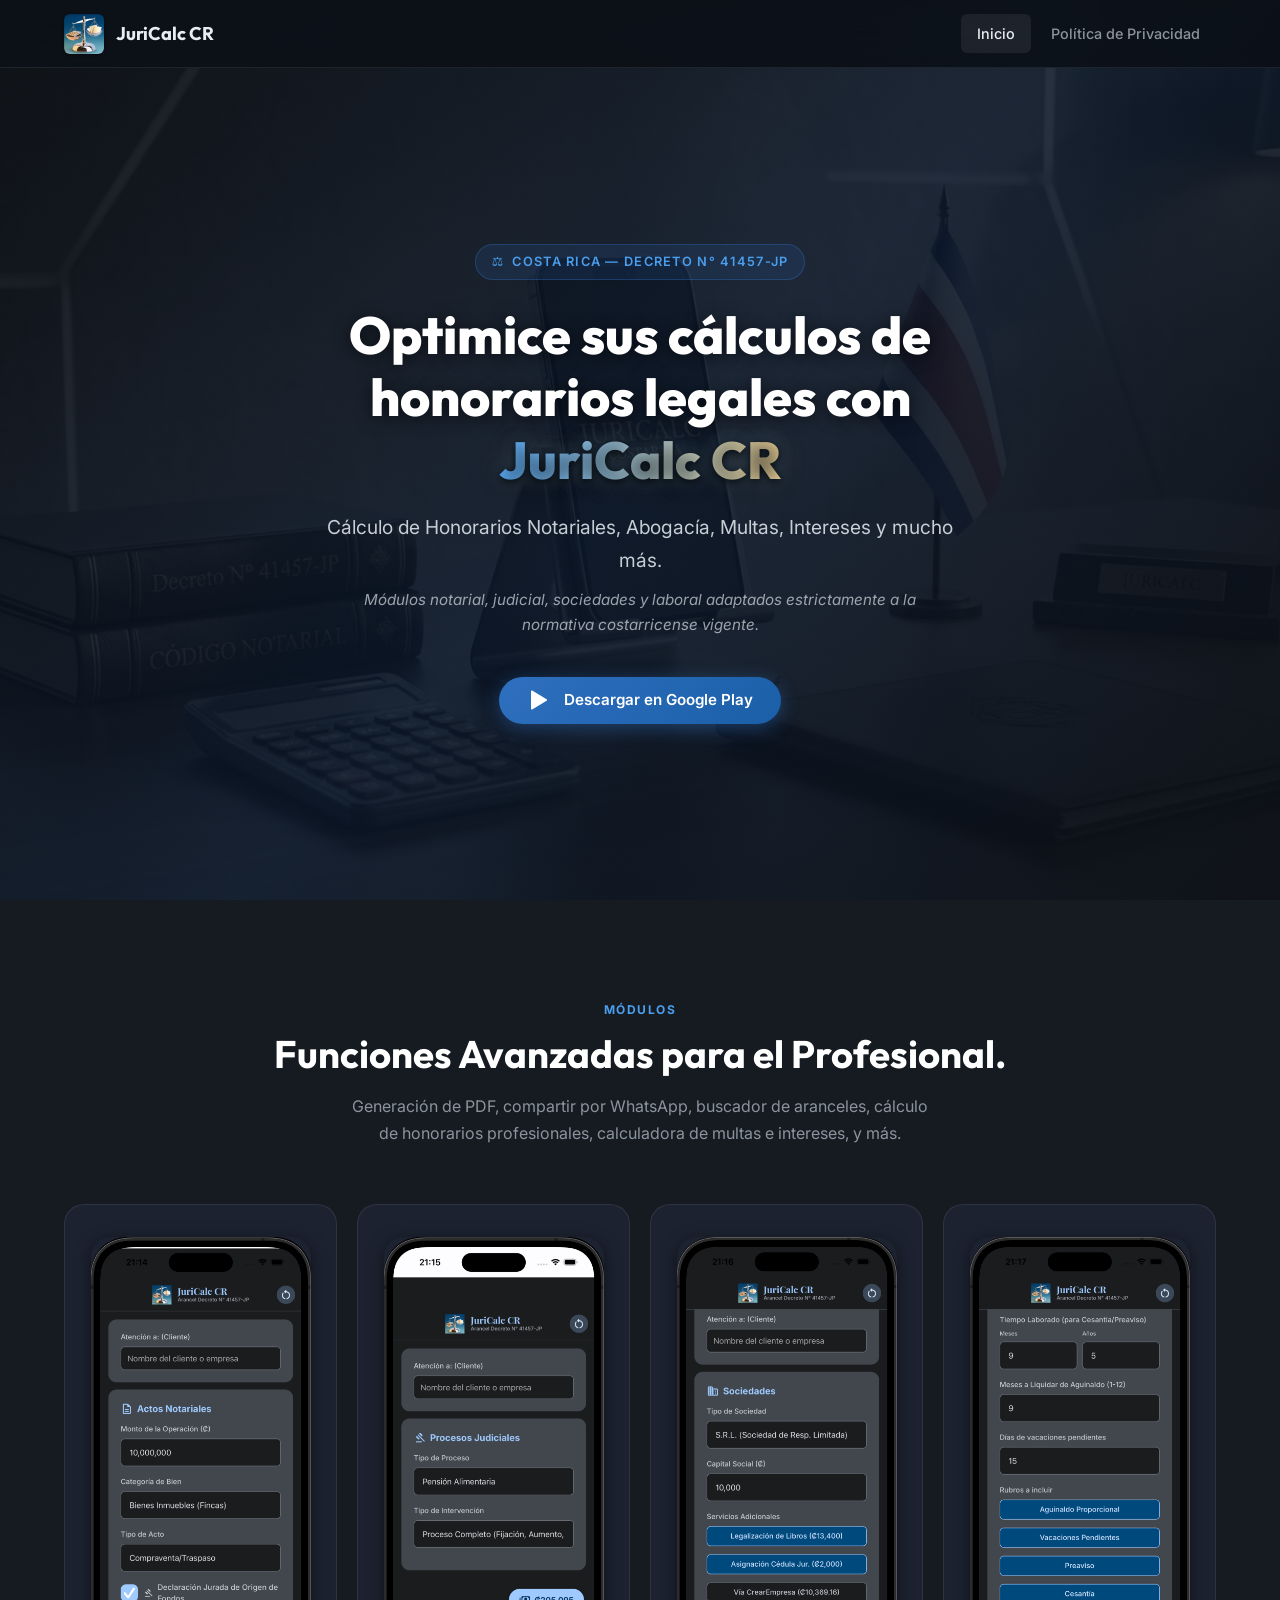
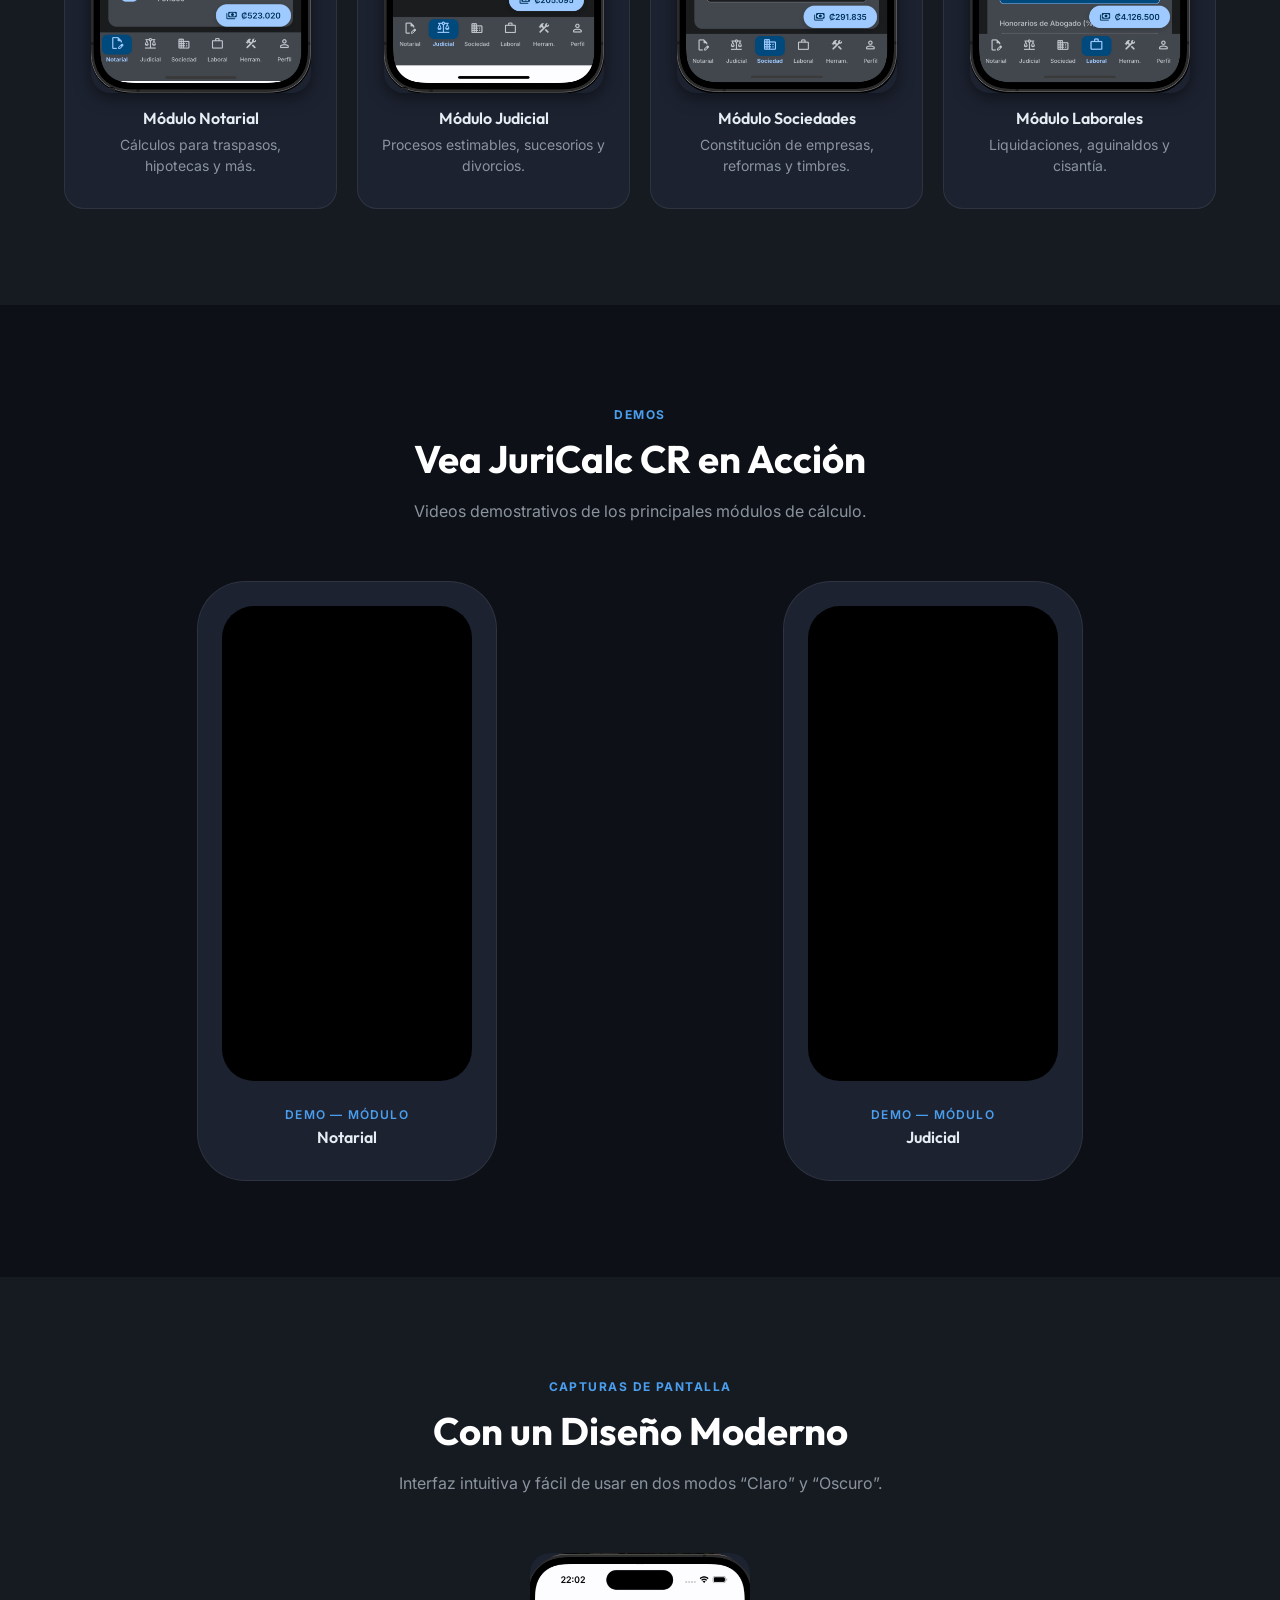
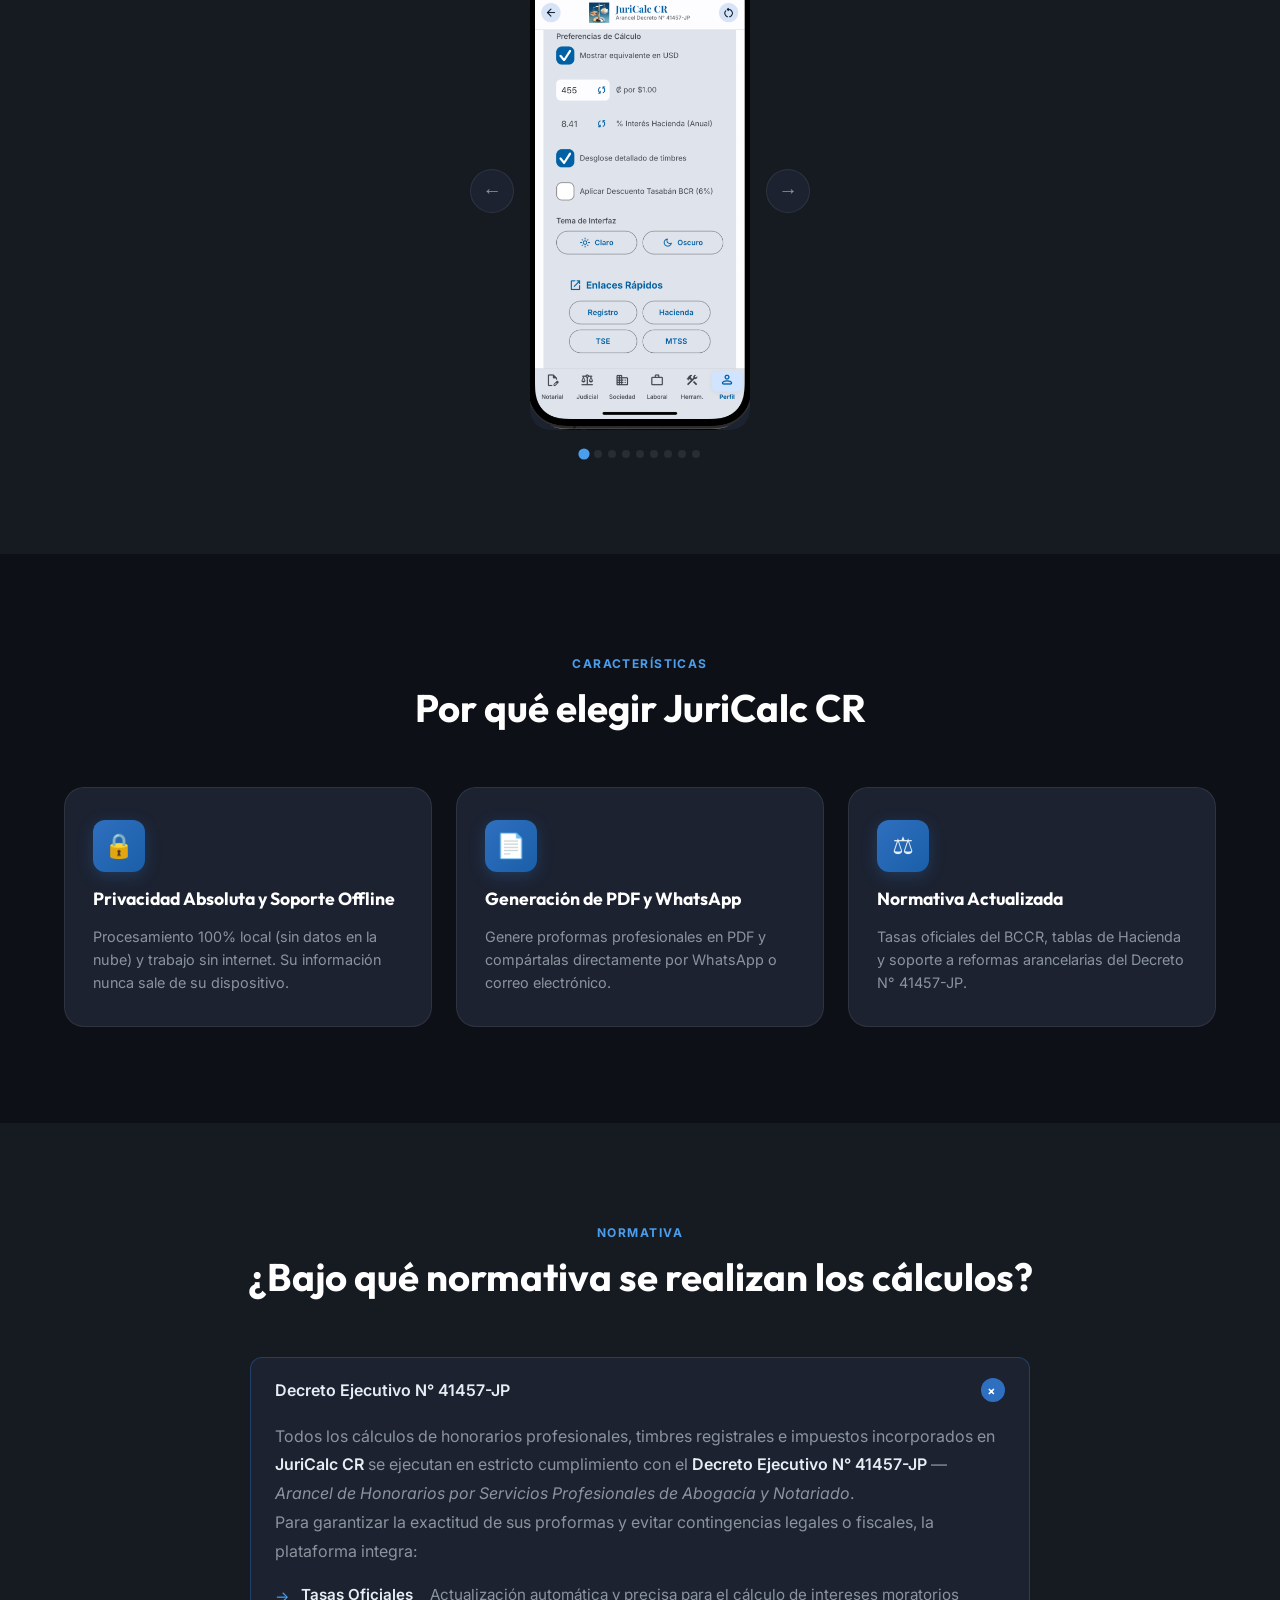
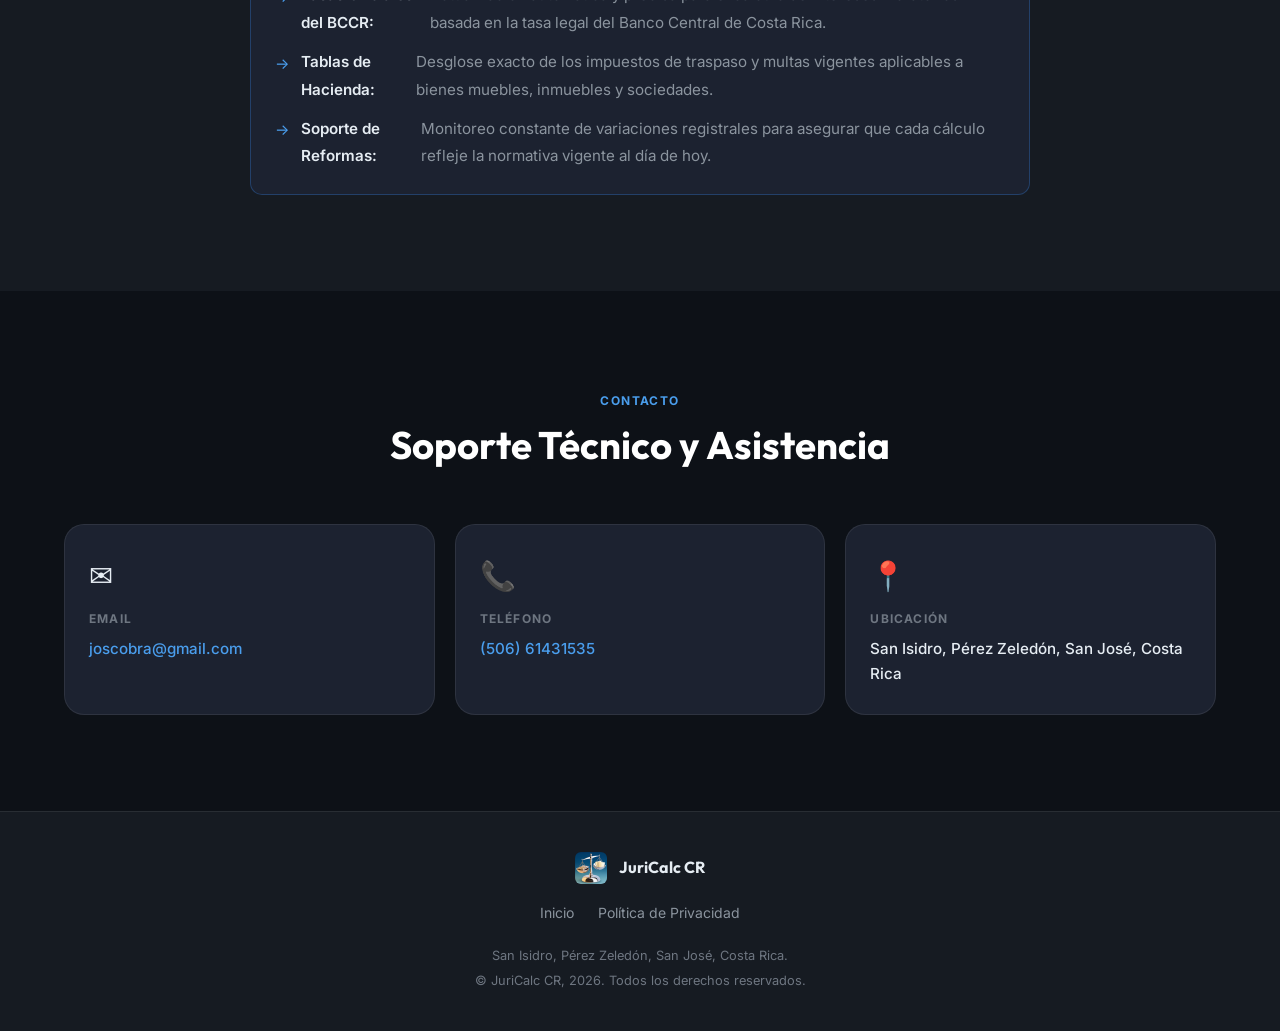
<file: index.html>
<!DOCTYPE html>
<html lang="es">
<head>
  <meta charset="UTF-8">
  <meta name="viewport" content="width=device-width, initial-scale=1.0">
  <meta name="description" content="JuriCalc CR — La app para abogados y notarios de Costa Rica. Calcula honorarios notariales, judiciales, corporativos y laborales con el Decreto N° 41457-JP.">
  <meta name="robots" content="index, follow">
  <title>JuriCalc CR — Cálculos de Honorarios Profesionales</title>
  <link rel="icon" href="c9e28e2d68c1eed47891118cc5fe13ea.jpg" type="image/jpeg">
  <link rel="stylesheet" href="style.css">
</head>
<body>

  <!-- ===== NAVIGATION ===== -->
  <header>
    <nav class="nav" id="mainNav" role="navigation" aria-label="Navegación principal">
      <div class="nav__inner">
        <a href="index.html" class="nav__brand" aria-label="JuriCalc CR - Inicio">
          <img src="c9e28e2d68c1eed47891118cc5fe13ea.jpg" alt="Logo JuriCalc CR" class="nav__logo">
          <span class="nav__name">JuriCalc CR</span>
        </a>
        <ul class="nav__links" id="navLinks">
          <li><a href="index.html" class="active" id="nav-inicio">Inicio</a></li>
          <li><a href="privacy.html" id="nav-privacy">Política de Privacidad</a></li>
        </ul>
        <button class="nav__hamburger" id="hamburger" aria-label="Abrir menú" aria-expanded="false" aria-controls="navLinks">
          <span></span><span></span><span></span>
        </button>
      </div>
    </nav>
  </header>

  <main>

    <!-- ===== HERO ===== -->
    <section class="hero" id="inicio" aria-label="Sección principal">
      <div class="hero__bg" aria-hidden="true"></div>
      <div class="hero__overlay" aria-hidden="true"></div>
      <div class="hero__content fade-in">
        <div class="hero__eyebrow">
          <span>&#9878;</span> Costa Rica &mdash; Decreto N° 41457-JP
        </div>
        <h1 class="hero__title">
          Optimice sus cálculos de honorarios legales con<br><span data-text="JuriCalc CR"></span>
        </h1>
        <p class="hero__subtitle">
          Cálculo de Honorarios Notariales, Abogacía, Multas, Intereses y mucho más.
        </p>
        <p class="hero__subtitle-2">
          Módulos notarial, judicial, sociedades y laboral adaptados estrictamente a la normativa costarricense vigente.
        </p>
        <a href="https://play.google.com/store/apps/details?id=com.juricalc.costarica&hl=es_419"
           target="_blank" rel="noopener" class="hero__cta" id="btn-google-play">
          <svg xmlns="http://www.w3.org/2000/svg" viewBox="0 0 24 24" fill="currentColor" aria-hidden="true">
            <path d="M3 20.5v-17c0-.83.94-1.3 1.6-.8l14 8.5c.6.36.6 1.24 0 1.6l-14 8.5c-.66.5-1.6.03-1.6-.8z"/>
          </svg>
          Descargar en Google Play
        </a>
      </div>
    </section>

    <!-- ===== MODULES ===== -->
    <section class="section section--dark" id="modulos" aria-labelledby="modules-title">
      <div class="container">
        <div class="section-header fade-in">
          <span class="section-header__label">Módulos</span>
          <h2 class="section-header__title" id="modules-title">Funciones Avanzadas para el Profesional.</h2>
          <p class="section-header__desc">
            Generación de PDF, compartir por WhatsApp, buscador de aranceles, cálculo de honorarios profesionales, calculadora de multas e intereses, y más.
          </p>
        </div>
        <div class="modules-grid" id="modules-grid">
          <article class="module-card fade-in">
            <img src="assets/Notarial.png" alt="Módulo Notarial" class="module-card__image">
            <h3 class="module-card__title">Módulo Notarial</h3>
            <p class="module-card__desc">Cálculos para traspasos, hipotecas y más.</p>
          </article>
          <article class="module-card fade-in">
            <img src="assets/Judicial.png" alt="Módulo Judicial" class="module-card__image">
            <h3 class="module-card__title">Módulo Judicial</h3>
            <p class="module-card__desc">Procesos estimables, sucesorios y divorcios.</p>
          </article>
          <article class="module-card fade-in">
            <img src="assets/Sociedades.png" alt="Módulo Sociedades" class="module-card__image">
            <h3 class="module-card__title">Módulo Sociedades</h3>
            <p class="module-card__desc">Constitución de empresas, reformas y timbres.</p>
          </article>
          <article class="module-card fade-in">
            <img src="assets/Laboral.png" alt="Módulo Laborales" class="module-card__image">
            <h3 class="module-card__title">Módulo Laborales</h3>
            <p class="module-card__desc">Liquidaciones, aguinaldos y cisantía.</p>
          </article>
        </div>
      </div>
    </section>

    <!-- ===== VIDEOS ===== -->
    <section class="section" id="videos" aria-labelledby="videos-title">
      <div class="container">
        <div class="section-header fade-in">
          <span class="section-header__label">Demos</span>
          <h2 class="section-header__title" id="videos-title">Vea JuriCalc CR en Acción</h2>
          <p class="section-header__desc">Videos demostrativos de los principales módulos de cálculo.</p>
        </div>
        <div class="videos-grid" id="videos-grid">
          <article class="video-card fade-in">
            <div class="video-card__embed">
              <iframe
                src="https://www.youtube.com/embed/xO-pte_v2f0"
                title="JuriCalc CR - Módulo Notarial"
                aria-label="Video YouTube: Módulo Notarial"
                allow="accelerometer; autoplay; clipboard-write; encrypted-media; gyroscope; picture-in-picture"
                allowfullscreen
                loading="lazy"
                frameborder="0">
              </iframe>
            </div>
            <div class="video-card__body">
              <p class="video-card__label">Demo &mdash; Módulo</p>
              <h3 class="video-card__title">Notarial</h3>
            </div>
          </article>
          <article class="video-card fade-in">
            <div class="video-card__embed">
              <iframe
                src="https://www.youtube.com/embed/XErM6P9roa8"
                title="JuriCalc CR - Módulo Judicial"
                aria-label="Video YouTube: Módulo Judicial"
                allow="accelerometer; autoplay; clipboard-write; encrypted-media; gyroscope; picture-in-picture"
                allowfullscreen
                loading="lazy"
                frameborder="0">
              </iframe>
            </div>
            <div class="video-card__body">
              <p class="video-card__label">Demo &mdash; Módulo</p>
              <h3 class="video-card__title">Judicial</h3>
            </div>
          </article>
        </div>
      </div>
    </section>

    <!-- ===== SCREENSHOTS CAROUSEL ===== -->
    <section class="section section--dark carousel-section" id="capturas" aria-labelledby="screenshots-title">
      <div class="container">
        <div class="section-header fade-in">
          <span class="section-header__label">Capturas de Pantalla</span>
          <h2 class="section-header__title" id="screenshots-title">Con un Diseño Moderno</h2>
          <p class="section-header__desc">
            Interfaz intuitiva y fácil de usar en dos modos &ldquo;Claro&rdquo; y &ldquo;Oscuro&rdquo;.
          </p>
        </div>
        <div class="fade-in">
          <div class="carousel" id="carousel" role="region" aria-label="Galería de capturas de pantalla" aria-live="polite">
            <button class="carousel__btn" id="carousel-prev" aria-label="Anterior captura de pantalla">&#8592;</button>
            <div class="carousel__track-wrapper">
              <div class="carousel__track" id="carouselTrack">
                <div class="carousel__slide" style="background-image:url('assets/Claro.png')" role="img" aria-label="Captura de pantalla - Modo Claro"></div>
                <div class="carousel__slide" style="background-image:url('assets/Oscuro.png')" role="img" aria-label="Captura de pantalla - Modo Oscuro"></div>
                <div class="carousel__slide" style="background-image:url('assets/Calculo.png')" role="img" aria-label="Captura de pantalla - Cálculo"></div>
                <div class="carousel__slide" style="background-image:url('assets/Calculo 2.png')" role="img" aria-label="Captura de pantalla - Cálculo 2"></div>
                <div class="carousel__slide" style="background-image:url('assets/Calculo 3.png')" role="img" aria-label="Captura de pantalla - Cálculo 3"></div>
                <div class="carousel__slide" style="background-image:url('assets/Calculo 4.png')" role="img" aria-label="Captura de pantalla - Cálculo 4"></div>
                <div class="carousel__slide" style="background-image:url('assets/Herramientas.png')" role="img" aria-label="Captura de pantalla - Herramientas"></div>
                <div class="carousel__slide" style="background-image:url('assets/Perfil.png')" role="img" aria-label="Captura de pantalla - Perfil"></div>
                <div class="carousel__slide" style="background-image:url('assets/Perfil 2.png')" role="img" aria-label="Captura de pantalla - Perfil 2"></div>
              </div>
            </div>
            <button class="carousel__btn" id="carousel-next" aria-label="Siguiente captura de pantalla">&#8594;</button>
          </div>
          <div class="carousel__dots" id="carouselDots" role="tablist" aria-label="Indicadores de diapositivas"></div>
        </div>
      </div>
    </section>

    <!-- ===== FEATURES ===== -->
    <section class="section" id="caracteristicas" aria-labelledby="features-title">
      <div class="container">
        <div class="section-header fade-in">
          <span class="section-header__label">Características</span>
          <h2 class="section-header__title" id="features-title">Por qué elegir JuriCalc CR</h2>
        </div>
        <div class="features-grid" id="features-grid">
          <article class="feature-card fade-in">
            <div class="feature-card__icon">&#128274;</div>
            <h3 class="feature-card__title">Privacidad Absoluta y Soporte Offline</h3>
            <p class="feature-card__desc">
              Procesamiento 100% local (sin datos en la nube) y trabajo sin internet. Su información nunca sale de su dispositivo.
            </p>
          </article>
          <article class="feature-card fade-in">
            <div class="feature-card__icon">&#128196;</div>
            <h3 class="feature-card__title">Generación de PDF y WhatsApp</h3>
            <p class="feature-card__desc">
              Genere proformas profesionales en PDF y compártalas directamente por WhatsApp o correo electrónico.
            </p>
          </article>
          <article class="feature-card fade-in">
            <div class="feature-card__icon">&#9878;</div>
            <h3 class="feature-card__title">Normativa Actualizada</h3>
            <p class="feature-card__desc">
              Tasas oficiales del BCCR, tablas de Hacienda y soporte a reformas arancelarias del Decreto N° 41457-JP.
            </p>
          </article>
        </div>
      </div>
    </section>

    <!-- ===== FAQ ACCORDION ===== -->
    <section class="section section--dark" id="normativa" aria-labelledby="faq-title">
      <div class="container">
        <div class="section-header fade-in">
          <span class="section-header__label">Normativa</span>
          <h2 class="section-header__title" id="faq-title">¿Bajo qué normativa se realizan los cálculos?</h2>
        </div>
        <div class="accordion fade-in" id="accordion" role="list">
          <div class="accordion__item open" role="listitem">
            <button class="accordion__header" aria-expanded="true" id="acc-btn-1" aria-controls="acc-body-1">
              Decreto Ejecutivo N° 41457-JP
              <span class="accordion__icon" aria-hidden="true">+</span>
            </button>
            <div class="accordion__body" id="acc-body-1" role="region" aria-labelledby="acc-btn-1">
              <div class="accordion__body-inner">
                <p>
                  Todos los cálculos de honorarios profesionales, timbres registrales e impuestos incorporados en
                  <strong>JuriCalc CR</strong> se ejecutan en estricto cumplimiento con el
                  <strong>Decreto Ejecutivo N° 41457-JP</strong> &mdash;
                  <em>Arancel de Honorarios por Servicios Profesionales de Abogacía y Notariado</em>.
                </p>
                <p>Para garantizar la exactitud de sus proformas y evitar contingencias legales o fiscales, la plataforma integra:</p>
                <ul>
                  <li><strong>Tasas Oficiales del BCCR:</strong> Actualización automática y precisa para el cálculo de intereses moratorios basada en la tasa legal del Banco Central de Costa Rica.</li>
                  <li><strong>Tablas de Hacienda:</strong> Desglose exacto de los impuestos de traspaso y multas vigentes aplicables a bienes muebles, inmuebles y sociedades.</li>
                  <li><strong>Soporte de Reformas:</strong> Monitoreo constante de variaciones registrales para asegurar que cada cálculo refleje la normativa vigente al día de hoy.</li>
                </ul>
              </div>
            </div>
          </div>
        </div>
      </div>
    </section>

    <!-- ===== CONTACT ===== -->
    <section class="section" id="contacto" aria-labelledby="contact-title">
      <div class="container">
        <div class="section-header fade-in">
          <span class="section-header__label">Contacto</span>
          <h2 class="section-header__title" id="contact-title">Soporte Técnico y Asistencia</h2>
        </div>
        <div class="contact-grid fade-in" id="contact-grid">
          <div class="contact-card">
            <span class="contact-card__icon">&#9993;&#65039;</span>
            <span class="contact-card__label">Email</span>
            <div class="contact-card__value">
              <a href="mailto:joscobra@gmail.com" id="contact-email">joscobra@gmail.com</a>
            </div>
          </div>
          <div class="contact-card">
            <span class="contact-card__icon">&#128222;</span>
            <span class="contact-card__label">Teléfono</span>
            <div class="contact-card__value">
              <a href="tel:+50661431535" id="contact-phone">(506) 61431535</a>
            </div>
          </div>
          <div class="contact-card">
            <span class="contact-card__icon">&#128205;</span>
            <span class="contact-card__label">Ubicación</span>
            <div class="contact-card__value">San Isidro, Pérez Zeledón, San José, Costa Rica</div>
          </div>
        </div>
      </div>
    </section>

  </main>

  <!-- ===== FOOTER ===== -->
  <footer class="footer" role="contentinfo">
    <div class="footer__brand">
      <img src="c9e28e2d68c1eed47891118cc5fe13ea.jpg" alt="Logo JuriCalc CR" class="footer__logo">
      <span class="footer__name">JuriCalc CR</span>
    </div>
    <ul class="footer__links">
      <li><a href="index.html" id="footer-inicio">Inicio</a></li>
      <li><a href="privacy.html" id="footer-privacy">Política de Privacidad</a></li>
    </ul>
    <p class="footer__location">San Isidro, Pérez Zeledón, San José, Costa Rica.</p>
    <p class="footer__copy">&copy; JuriCalc CR, 2026. Todos los derechos reservados.</p>
  </footer>

  <script>
    // ---- Navigation scroll effect ----
    const nav = document.getElementById('mainNav');
    window.addEventListener('scroll', () => {
      nav.classList.toggle('scrolled', window.scrollY > 20);
    }, { passive: true });

    // ---- Mobile hamburger ----
    const hamburger = document.getElementById('hamburger');
    const navLinks = document.getElementById('navLinks');
    hamburger.addEventListener('click', () => {
      const isOpen = navLinks.classList.toggle('open');
      hamburger.classList.toggle('open', isOpen);
      hamburger.setAttribute('aria-expanded', String(isOpen));
    });
    // Close menu on link click
    navLinks.querySelectorAll('a').forEach(a => {
      a.addEventListener('click', () => {
        navLinks.classList.remove('open');
        hamburger.classList.remove('open');
        hamburger.setAttribute('aria-expanded', 'false');
      });
    });

    // ---- Accordion ----
    document.querySelectorAll('.accordion__header').forEach(btn => {
      btn.addEventListener('click', () => {
        const item = btn.closest('.accordion__item');
        const body = item.querySelector('.accordion__body');
        const isOpen = item.classList.toggle('open');
        btn.setAttribute('aria-expanded', String(isOpen));
        body.style.maxHeight = isOpen ? body.scrollHeight + 'px' : '0';
      });
    });
    // Init open items
    document.querySelectorAll('.accordion__item.open').forEach(item => {
      const body = item.querySelector('.accordion__body');
      body.style.maxHeight = body.scrollHeight + 'px';
    });

    // ---- Carousel ----
    const track = document.getElementById('carouselTrack');
    const dotsContainer = document.getElementById('carouselDots');
    const slides = track ? track.querySelectorAll('.carousel__slide') : [];
    let currentSlide = 0;
    let autoInterval;

    function buildDots() {
      slides.forEach((_, i) => {
        const dot = document.createElement('button');
        dot.className = 'carousel__dot' + (i === 0 ? ' active' : '');
        dot.setAttribute('aria-label', 'Ir a diapositiva ' + (i + 1));
        dot.setAttribute('role', 'tab');
        dot.addEventListener('click', () => goTo(i));
        dotsContainer.appendChild(dot);
      });
    }

    function updateDots() {
      dotsContainer.querySelectorAll('.carousel__dot').forEach((d, i) => {
        d.classList.toggle('active', i === currentSlide);
      });
    }

    function goTo(idx) {
      currentSlide = (idx + slides.length) % slides.length;
      track.style.transform = 'translateX(-' + (currentSlide * 100) + '%)';
      updateDots();
    }

    function startAuto() {
      autoInterval = setInterval(() => goTo(currentSlide + 1), 3800);
    }
    function stopAuto() { clearInterval(autoInterval); }

    if (slides.length > 0) {
      buildDots();
      document.getElementById('carousel-prev').addEventListener('click', () => { stopAuto(); goTo(currentSlide - 1); startAuto(); });
      document.getElementById('carousel-next').addEventListener('click', () => { stopAuto(); goTo(currentSlide + 1); startAuto(); });
      startAuto();
    }

    // ---- Scroll fade-in ----
    const observer = new IntersectionObserver((entries) => {
      entries.forEach(e => {
        if (e.isIntersecting) {
          e.target.classList.add('visible');
          observer.unobserve(e.target);
        }
      });
    }, { threshold: 0.12 });
    document.querySelectorAll('.fade-in').forEach(el => observer.observe(el));
  </script>

</body>
</html>
</file>
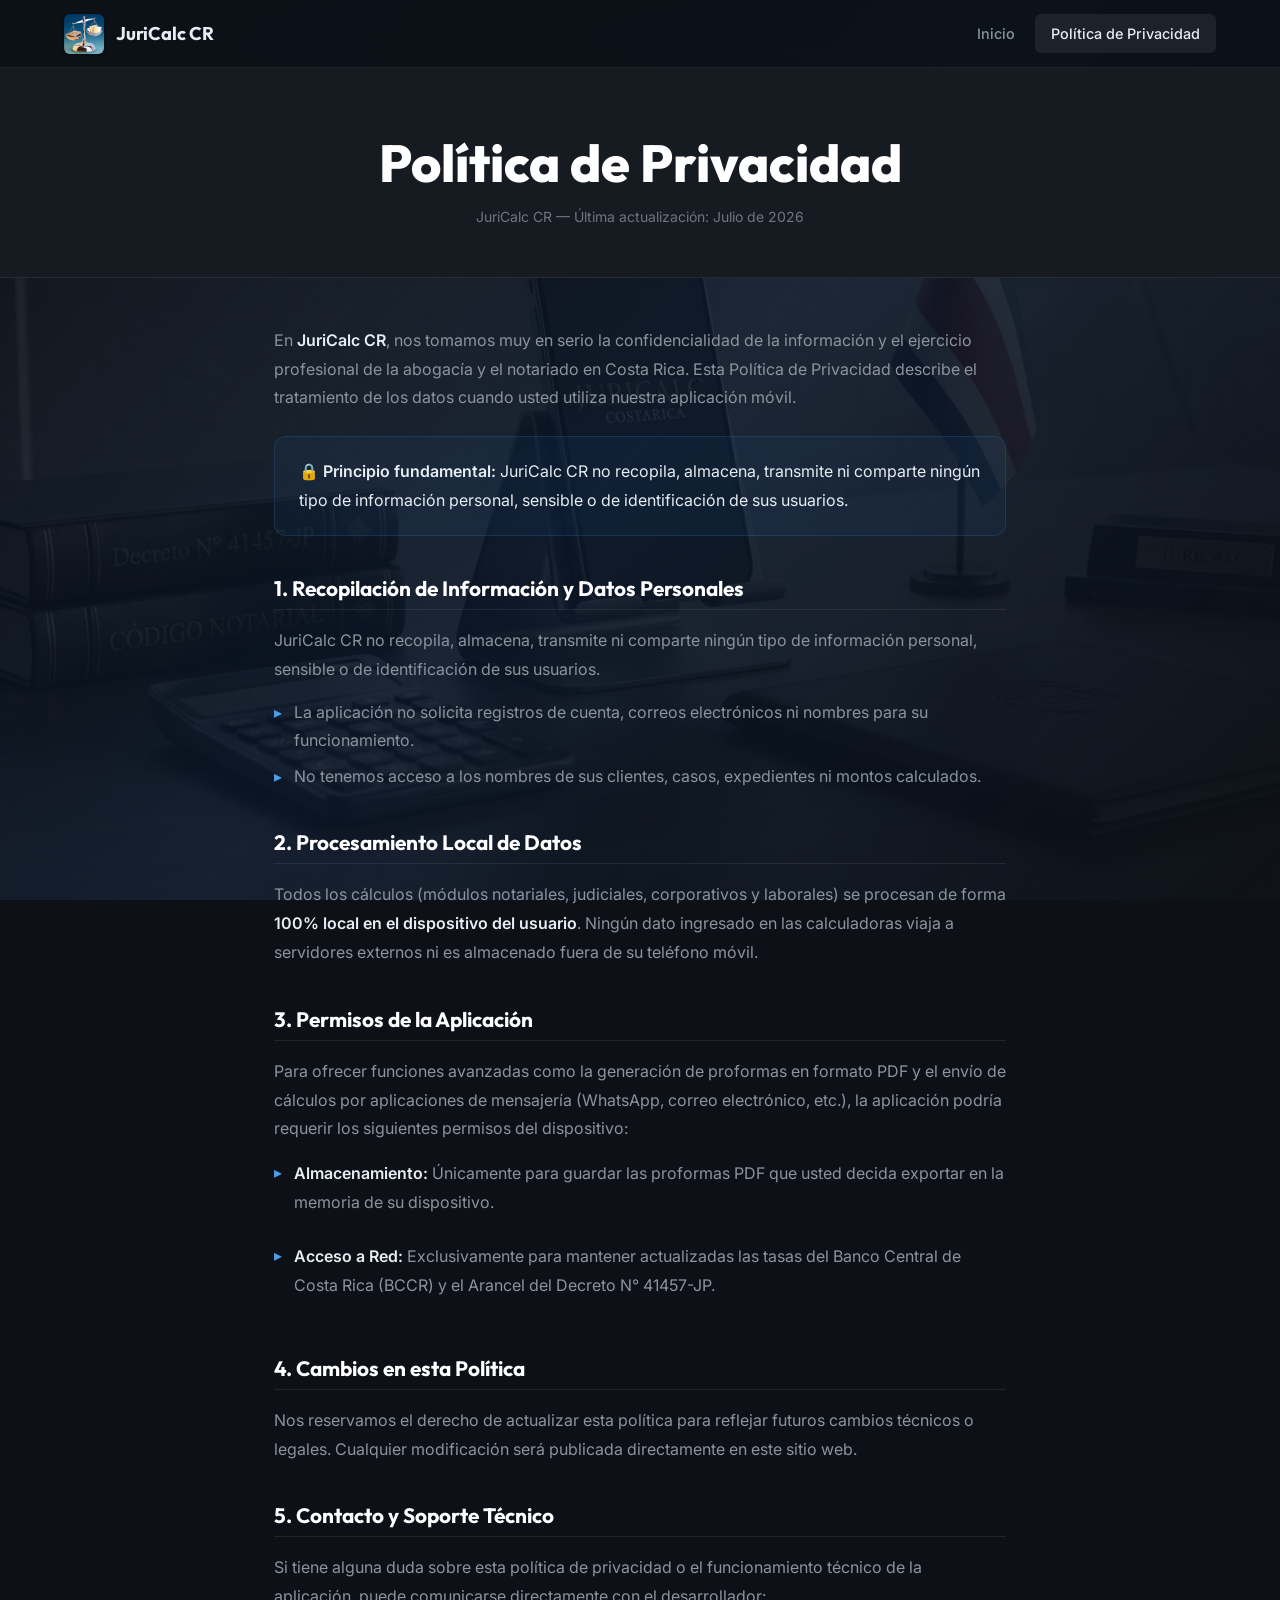
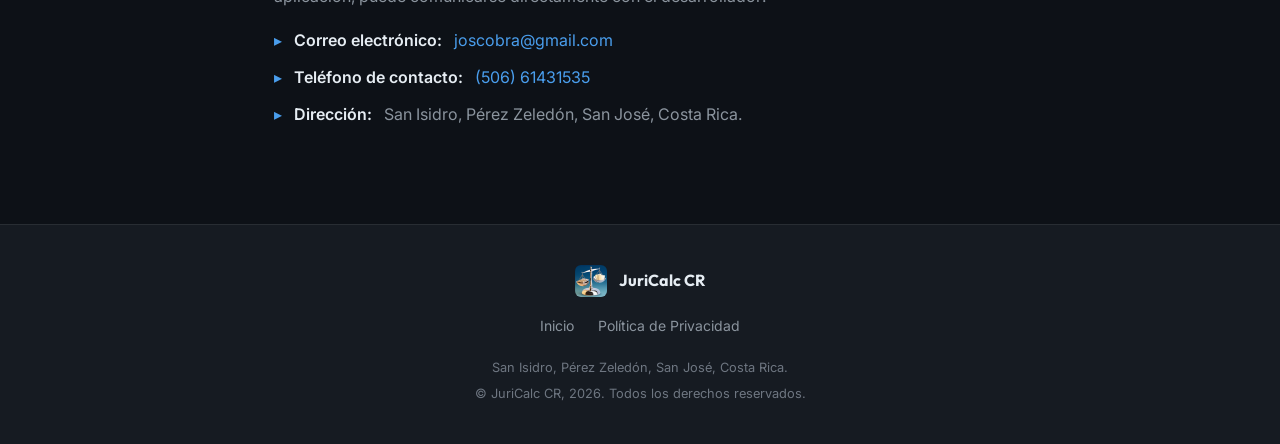
<file: privacy.html>
<!DOCTYPE html>
<html lang="es">
<head>
  <meta charset="UTF-8">
  <meta name="viewport" content="width=device-width, initial-scale=1.0">
  <meta name="description" content="Política de Privacidad de JuriCalc CR. Conozca cómo tratamos sus datos y por qué su privacidad es nuestra prioridad.">
  <title>Política de Privacidad &mdash; JuriCalc CR</title>
  <link rel="icon" href="c9e28e2d68c1eed47891118cc5fe13ea.jpg" type="image/jpeg">
  <link rel="stylesheet" href="style.css">
</head>
<body>

  <!-- ===== NAVIGATION ===== -->
  <header>
    <nav class="nav" id="mainNav" role="navigation" aria-label="Navegación principal">
      <div class="nav__inner">
        <a href="index.html" class="nav__brand" aria-label="JuriCalc CR - Inicio">
          <img src="c9e28e2d68c1eed47891118cc5fe13ea.jpg" alt="Logo JuriCalc CR" class="nav__logo">
          <span class="nav__name">JuriCalc CR</span>
        </a>
        <ul class="nav__links" id="navLinks">
          <li><a href="index.html" id="nav-inicio">Inicio</a></li>
          <li><a href="privacy.html" class="active" id="nav-privacy">Política de Privacidad</a></li>
        </ul>
        <button class="nav__hamburger" id="hamburger" aria-label="Abrir menú" aria-expanded="false" aria-controls="navLinks">
          <span></span><span></span><span></span>
        </button>
      </div>
    </nav>
  </header>

  <main>

    <!-- ===== PAGE HEADER ===== -->
    <div class="page-header">
      <h1 class="page-header__title">Política de Privacidad</h1>
      <p class="page-header__meta">JuriCalc CR &mdash; Última actualización: Julio de 2026</p>
    </div>

    <!-- ===== PROSE CONTENT ===== -->
    <article class="prose" aria-label="Política de Privacidad completa">

      <p>
        En <strong>JuriCalc CR</strong>, nos tomamos muy en serio la confidencialidad de la información
        y el ejercicio profesional de la abogacía y el notariado en Costa Rica. Esta Política de Privacidad
        describe el tratamiento de los datos cuando usted utiliza nuestra aplicación móvil.
      </p>

      <div class="info-box">
        <p>&#128274; <strong>Principio fundamental:</strong> JuriCalc CR no recopila, almacena, transmite ni comparte
        ningún tipo de información personal, sensible o de identificación de sus usuarios.</p>
      </div>

      <h2 id="recopilacion">1. Recopilación de Información y Datos Personales</h2>
      <p>JuriCalc CR no recopila, almacena, transmite ni comparte ningún tipo de información personal, sensible o de identificación de sus usuarios.</p>
      <ul>
        <li>La aplicación no solicita registros de cuenta, correos electrónicos ni nombres para su funcionamiento.</li>
        <li>No tenemos acceso a los nombres de sus clientes, casos, expedientes ni montos calculados.</li>
      </ul>

      <h2 id="procesamiento">2. Procesamiento Local de Datos</h2>
      <p>
        Todos los cálculos (módulos notariales, judiciales, corporativos y laborales) se procesan de forma
        <strong>100% local en el dispositivo del usuario</strong>. Ningún dato ingresado en las calculadoras
        viaja a servidores externos ni es almacenado fuera de su teléfono móvil.
      </p>

      <h2 id="permisos">3. Permisos de la Aplicación</h2>
      <p>
        Para ofrecer funciones avanzadas como la generación de proformas en formato PDF y el envío de cálculos
        por aplicaciones de mensajería (WhatsApp, correo electrónico, etc.), la aplicación podría requerir
        los siguientes permisos del dispositivo:
      </p>
      <ul>
        <li>
          <p><strong>Almacenamiento: </strong>Únicamente para guardar las proformas PDF que usted decida exportar en la memoria de su dispositivo.</p>
        </li>
        <li>
          <p><strong>Acceso a Red: </strong>Exclusivamente para mantener actualizadas las tasas del Banco Central de Costa Rica (BCCR) y el Arancel del Decreto N° 41457-JP.</p>
        </li>
      </ul>

      <h2 id="cambios">4. Cambios en esta Política</h2>
      <p>
        Nos reservamos el derecho de actualizar esta política para reflejar futuros cambios técnicos o legales.
        Cualquier modificación será publicada directamente en este sitio web.
      </p>

      <h2 id="contacto">5. Contacto y Soporte Técnico</h2>
      <p>
        Si tiene alguna duda sobre esta política de privacidad o el funcionamiento técnico de la aplicación,
        puede comunicarse directamente con el desarrollador:
      </p>
      <ul>
        <li>
          <strong>Correo electrónico:</strong>
          <a href="mailto:joscobra@gmail.com" id="privacy-email">joscobra@gmail.com</a>
        </li>
        <li>
          <strong>Teléfono de contacto:</strong>
          <a href="tel:+50661431535" id="privacy-phone">(506) 61431535</a>
        </li>
        <li><strong>Dirección:</strong> San Isidro, Pérez Zeledón, San José, Costa Rica.</li>
      </ul>

    </article>

  </main>

  <!-- ===== FOOTER ===== -->
  <footer class="footer" role="contentinfo">
    <div class="footer__brand">
      <img src="c9e28e2d68c1eed47891118cc5fe13ea.jpg" alt="Logo JuriCalc CR" class="footer__logo">
      <span class="footer__name">JuriCalc CR</span>
    </div>
    <ul class="footer__links">
      <li><a href="index.html" id="footer-inicio">Inicio</a></li>
      <li><a href="privacy.html" id="footer-privacy">Política de Privacidad</a></li>
    </ul>
    <p class="footer__location">San Isidro, Pérez Zeledón, San José, Costa Rica.</p>
    <p class="footer__copy">&copy; JuriCalc CR, 2026. Todos los derechos reservados.</p>
  </footer>

  <script>
    // Navigation scroll effect
    const nav = document.getElementById('mainNav');
    window.addEventListener('scroll', () => {
      nav.classList.toggle('scrolled', window.scrollY > 20);
    }, { passive: true });

    // Mobile hamburger
    const hamburger = document.getElementById('hamburger');
    const navLinks = document.getElementById('navLinks');
    hamburger.addEventListener('click', () => {
      const isOpen = navLinks.classList.toggle('open');
      hamburger.classList.toggle('open', isOpen);
      hamburger.setAttribute('aria-expanded', String(isOpen));
    });
    navLinks.querySelectorAll('a').forEach(a => {
      a.addEventListener('click', () => {
        navLinks.classList.remove('open');
        hamburger.classList.remove('open');
        hamburger.setAttribute('aria-expanded', 'false');
      });
    });
  </script>

</body>
</html>
</file>
<file: style.css>
/* ============================================================
   JuriCalc CR — Design System
   Premium Dark Legal Theme
   ============================================================ */

@import url('https://fonts.googleapis.com/css2?family=Inter:wght@300;400;500;600;700;800&family=Outfit:wght@400;600;700;800&display=swap');

/* ---- CSS Custom Properties ---- */
:root {
  --clr-bg:          #0d1117;
  --clr-surface:     #161b22;
  --clr-surface-2:   #1c2230;
  --clr-border:      rgba(255,255,255,0.08);
  --clr-accent:      #2f6fbf;
  --clr-accent-glow: rgba(47,111,191,0.35);
  --clr-accent-2:    #4a9eed;
  --clr-gold:        #c9a84c;
  --clr-gold-light:  #e8c57a;
  --clr-text:        #e6edf3;
  --clr-text-muted:  #8b949e;
  --clr-text-dim:    #6e7681;
  --clr-white:       #ffffff;
  --clr-nav-bg:      rgba(13,17,23,0.92);
  --font-base:   'Inter', system-ui, sans-serif;
  --font-head:   'Outfit', 'Inter', system-ui, sans-serif;
  --shadow-sm:   0 1px 3px rgba(0,0,0,0.4);
  --shadow-md:   0 4px 16px rgba(0,0,0,0.5);
  --shadow-lg:   0 8px 32px rgba(0,0,0,0.6);
  --shadow-glow: 0 0 24px var(--clr-accent-glow);
  --radius-sm:   6px;
  --radius-md:   12px;
  --radius-lg:   20px;
  --radius-xl:   28px;
  --transition: 0.25s cubic-bezier(0.4, 0, 0.2, 1);
  --nav-h: 68px;
}

/* ---- Reset & Base ---- */
*, *::before, *::after { box-sizing: border-box; margin: 0; padding: 0; }
html { scroll-behavior: smooth; font-size: 16px; }
body {
  font-family: var(--font-base);
  background-color: var(--clr-bg);
  color: var(--clr-text);
  line-height: 1.6;
  -webkit-font-smoothing: antialiased;
  overflow-x: hidden;
  position: relative;
}
body::before {
  content: '';
  position: fixed;
  inset: 0;
  background-image: url('assets/main.jpg');
  background-size: cover;
  background-position: center;
  filter: brightness(0.25) saturate(0.7);
  z-index: -2;
}
body::after {
  content: '';
  position: fixed;
  inset: 0;
  background: linear-gradient(135deg, rgba(13,17,23,0.7) 0%, rgba(20,40,70,0.5) 50%, rgba(13,17,23,0.9) 100%);
  z-index: -1;
}
img { display: block; max-width: 100%; height: auto; }
a  { color: var(--clr-accent-2); text-decoration: none; transition: color var(--transition); }
a:hover { color: var(--clr-gold-light); }

/* ---- Typography ---- */
h1, h2, h3, h4 { font-family: var(--font-head); line-height: 1.2; }
h1 { font-size: clamp(2rem, 5vw, 3.25rem); font-weight: 800; }
h2 { font-size: clamp(1.6rem, 3.5vw, 2.4rem); font-weight: 700; }
h3 { font-size: clamp(1.1rem, 2.5vw, 1.5rem); font-weight: 600; }
p  { color: var(--clr-text-muted); font-size: 1rem; }

/* ---- Layout Utilities ---- */
.container { width: 100%; max-width: 1200px; margin: 0 auto; padding: 0 1.5rem; }
.section { padding: 6rem 0; }
.section--dark { background-color: var(--clr-surface); }
.section--darker { background-color: var(--clr-surface-2); }

/* ---- Navigation ---- */
.nav {
  position: fixed; top: 0; left: 0; right: 0; z-index: 1000;
  height: var(--nav-h);
  background: var(--clr-nav-bg);
  backdrop-filter: blur(20px) saturate(180%);
  -webkit-backdrop-filter: blur(20px) saturate(180%);
  border-bottom: 1px solid var(--clr-border);
  transition: box-shadow var(--transition);
}
.nav.scrolled { box-shadow: 0 2px 20px rgba(0,0,0,0.6); }
.nav__inner {
  display: flex; align-items: center; justify-content: space-between;
  height: 100%; max-width: 1200px; margin: 0 auto; padding: 0 1.5rem;
}
.nav__brand { display: flex; align-items: center; gap: 0.75rem; text-decoration: none; }
.nav__logo { width: 40px; height: 40px; border-radius: var(--radius-sm); object-fit: cover; box-shadow: var(--shadow-sm); }
.nav__name { font-family: var(--font-head); font-size: 1.15rem; font-weight: 700; color: var(--clr-text); letter-spacing: -0.01em; }
.nav__links { display: flex; align-items: center; gap: 0.25rem; list-style: none; }
.nav__links a {
  display: block; padding: 0.5rem 1rem; font-size: 0.9rem; font-weight: 500;
  color: var(--clr-text-muted); border-radius: var(--radius-sm);
  transition: background var(--transition), color var(--transition);
}
.nav__links a:hover, .nav__links a.active { background: rgba(255,255,255,0.07); color: var(--clr-text); }
.nav__hamburger {
  display: none; flex-direction: column; justify-content: center; gap: 5px;
  width: 36px; height: 36px; cursor: pointer; padding: 6px; border-radius: var(--radius-sm);
  border: none; background: transparent; transition: background var(--transition);
}
.nav__hamburger:hover { background: rgba(255,255,255,0.08); }
.nav__hamburger span { display: block; height: 2px; background: var(--clr-text); border-radius: 2px; transition: transform 0.3s, opacity 0.3s; }
.nav__hamburger.open span:nth-child(1) { transform: translateY(7px) rotate(45deg); }
.nav__hamburger.open span:nth-child(2) { opacity: 0; }
.nav__hamburger.open span:nth-child(3) { transform: translateY(-7px) rotate(-45deg); }

@media (max-width: 768px) {
  .nav__hamburger { display: flex; }
  .nav__links {
    display: none; position: fixed; top: var(--nav-h); left: 0; right: 0;
    flex-direction: column; align-items: stretch; background: var(--clr-surface);
    border-bottom: 1px solid var(--clr-border); padding: 0.75rem; gap: 0.25rem;
    animation: slideDown 0.2s ease;
  }
  .nav__links.open { display: flex; }
  .nav__links a { font-size: 1rem; padding: 0.75rem 1rem; }
}
@keyframes slideDown { from { opacity: 0; transform: translateY(-10px); } to { opacity: 1; transform: translateY(0); } }

main { padding-top: var(--nav-h); }

/* ---- Hero ---- */
.hero {
  position: relative; min-height: calc(100vh - var(--nav-h));
  display: flex; align-items: center; justify-content: center;
  text-align: center; overflow: hidden; padding: 5rem 1.5rem;
  background-color: var(--clr-bg);
}
.hero__bg {
  position: absolute; inset: 0;
  background-image: url('assets/main.jpg');
  background-size: cover; background-position: center;
  filter: brightness(0.25) saturate(0.7); z-index: 0;
}
.hero__overlay {
  position: absolute; inset: 0;
  background: linear-gradient(135deg, rgba(13,17,23,0.7) 0%, rgba(20,40,70,0.5) 50%, rgba(13,17,23,0.9) 100%);
  z-index: 1;
}
.hero__content { position: relative; z-index: 2; max-width: 800px; }
.hero__eyebrow {
  display: inline-flex; align-items: center; gap: 0.5rem;
  background: rgba(47,111,191,0.15); border: 1px solid rgba(47,111,191,0.35);
  color: var(--clr-accent-2); font-size: 0.8rem; font-weight: 600;
  letter-spacing: 0.1em; text-transform: uppercase;
  padding: 0.4rem 1rem; border-radius: 999px; margin-bottom: 1.5rem;
}
.hero__title { color: var(--clr-white); margin-bottom: 1.25rem; text-shadow: 0 2px 16px rgba(0,0,0,0.6); }
.hero__title span {
  position: relative;
  display: inline-block;
}
.hero__title span::before {
  content: attr(data-text);
  position: absolute;
  left: 0;
  top: 0;
  width: 100%;
  height: 100%;
  background: none;
  text-shadow: 0 2px 8px rgba(0,0,0,0.8), 0 0 16px rgba(74, 158, 237, 0.35), 0 0 28px rgba(232, 197, 122, 0.25);
  z-index: 0;
  pointer-events: none;
  color: transparent;
}
.hero__title span::after {
  content: attr(data-text);
  position: relative;
  display: inline-block;
  background: linear-gradient(90deg, #5cb0ff, #f0d69a);
  -webkit-background-clip: text; -webkit-text-fill-color: transparent; background-clip: text;
  z-index: 1;
}
.hero__subtitle { font-size: clamp(1rem, 2vw, 1.2rem); color: rgba(230,237,243,0.85); max-width: 640px; margin: 0 auto 0.75rem; line-height: 1.7; }
.hero__subtitle-2 { font-size: 0.95rem; color: rgba(230,237,243,0.65); max-width: 600px; margin: 0 auto 2.5rem; font-style: italic; }
.hero__cta {
  display: inline-flex; align-items: center; gap: 0.75rem;
  background: linear-gradient(135deg, var(--clr-accent), #1a5fa8);
  color: var(--clr-white); font-size: 0.95rem; font-weight: 600;
  padding: 0.7rem 1.8rem; border-radius: 999px;
  box-shadow: 0 4px 18px rgba(47,111,191,0.45);
  transition: transform var(--transition), box-shadow var(--transition), background var(--transition);
  text-decoration: none;
}
.hero__cta:hover {
  transform: translateY(-3px);
  box-shadow: 0 8px 28px rgba(47,111,191,0.65);
  background: linear-gradient(135deg, var(--clr-accent-2), var(--clr-accent));
  color: var(--clr-white);
}
.hero__cta svg {
  width: 24px;
  height: 24px;
}

/* ---- Module Cards ---- */
.modules-grid { display: grid; grid-template-columns: repeat(auto-fit, minmax(240px, 1fr)); gap: 1.25rem; margin-top: 3rem; }
.module-card {
  background: var(--clr-surface-2); border: 1px solid var(--clr-border);
  border-radius: var(--radius-lg); padding: 2rem 1.5rem;
  transition: transform var(--transition), box-shadow var(--transition), border-color var(--transition);
  text-align: center;
}
.module-card:hover { transform: translateY(-4px); box-shadow: var(--shadow-lg); border-color: rgba(47,111,191,0.4); }
.module-card__image {
  width: 100%;
  max-width: 220px;
  height: auto;
  margin: 0 auto 1rem;
  border-radius: var(--radius-lg);
  box-shadow: var(--shadow-md);
  display: block;
}
.module-card__icon { font-size: 2.2rem; margin-bottom: 0.75rem; }
.module-card__title { font-size: 1rem; font-weight: 600; color: var(--clr-text); margin-bottom: 0.35rem; }
.module-card__desc { font-size: 0.875rem; color: var(--clr-text-muted); line-height: 1.5; }

/* ---- Section Header ---- */
.section-header { text-align: center; margin-bottom: 3.5rem; }
.section-header__label { display: inline-block; font-size: 0.75rem; font-weight: 700; letter-spacing: 0.12em; text-transform: uppercase; color: var(--clr-accent-2); margin-bottom: 0.75rem; }
.section-header__title { color: var(--clr-white); margin-bottom: 1rem; }
.section-header__desc { max-width: 580px; margin: 0 auto; font-size: 1rem; color: var(--clr-text-muted); line-height: 1.7; }

/* ---- Videos ---- */
.videos-grid { display: grid; grid-template-columns: repeat(auto-fit, minmax(300px, 1fr)); gap: 1.25rem; margin-top: 3rem; }
@media (max-width: 600px) { .videos-grid { grid-template-columns: 1fr; } }
.video-card {
  background: var(--clr-surface-2); border: 1px solid var(--clr-border);
  border-radius: 3rem; overflow: hidden;
  transition: transform var(--transition), box-shadow var(--transition);
  padding: 1.5rem;
  text-align: center;
  width: 100%;
  max-width: 300px;
  margin: 0 auto;
}
.video-card:hover { transform: translateY(-4px); box-shadow: var(--shadow-lg); border-color: rgba(47,111,191,0.4); }
.video-card__embed {
  position: relative;
  padding-bottom: 190%;
  height: 0;
  overflow: hidden;
  border-radius: 2rem;
  background: #000;
  margin-bottom: 1rem;
}
.video-card__embed iframe {
  position: absolute;
  top: 0;
  left: 0;
  width: 100%;
  height: 100%;
  border: 0;
  border-radius: 1.75rem;
}
.video-card__body { padding: 0.5rem; }
.video-card__label { font-size: 0.75rem; font-weight: 600; letter-spacing: 0.1em; text-transform: uppercase; color: var(--clr-accent-2); margin-bottom: 0.25rem; }
.video-card__title { font-size: 1rem; font-weight: 600; color: var(--clr-text); }

/* ---- Carousel ---- */
.carousel-section { overflow: hidden; }
.carousel { position: relative; display: flex; align-items: center; gap: 1rem; max-width: 340px; margin: 0 auto; }
.carousel__track-wrapper { overflow: hidden; border-radius: var(--radius-lg); flex: 1; }
.carousel__track { display: flex; transition: transform 0.45s cubic-bezier(0.4, 0, 0.2, 1); }
.carousel__slide {
  min-width: 100%; aspect-ratio: 9/19.5;
  background-size: cover; background-repeat: no-repeat; background-position: center;
  background-color: var(--clr-surface-2); border-radius: var(--radius-lg);
}
.carousel__btn {
  flex-shrink: 0; width: 44px; height: 44px;
  background: var(--clr-surface-2); border: 1px solid var(--clr-border);
  border-radius: 50%; display: flex; align-items: center; justify-content: center;
  cursor: pointer; color: var(--clr-text-muted); font-size: 1.2rem;
  transition: background var(--transition), color var(--transition), transform var(--transition);
}
.carousel__btn:hover { background: var(--clr-accent); color: white; transform: scale(1.08); border-color: var(--clr-accent); }
.carousel__dots { display: flex; justify-content: center; gap: 6px; margin-top: 1.25rem; }
.carousel__dot {
  width: 8px; height: 8px; border-radius: 50%;
  background: var(--clr-border); border: none; cursor: pointer;
  transition: background var(--transition), transform var(--transition);
}
.carousel__dot.active { background: var(--clr-accent-2); transform: scale(1.4); }

/* ---- Feature Cards ---- */
.features-grid { display: grid; grid-template-columns: repeat(auto-fit, minmax(280px, 1fr)); gap: 1.5rem; margin-top: 3rem; }
.feature-card {
  background: var(--clr-surface-2); border: 1px solid var(--clr-border);
  border-radius: var(--radius-lg); padding: 2rem 1.75rem;
  display: flex; flex-direction: column; gap: 1rem;
  transition: transform var(--transition), box-shadow var(--transition), border-color var(--transition);
}
.feature-card:hover { transform: translateY(-4px); box-shadow: var(--shadow-glow); border-color: rgba(47,111,191,0.35); }
.feature-card__icon {
  width: 52px; height: 52px;
  background: linear-gradient(135deg, var(--clr-accent), #1a5fa8);
  border-radius: var(--radius-md); display: flex; align-items: center; justify-content: center;
  font-size: 1.5rem; box-shadow: 0 4px 16px rgba(47,111,191,0.3);
}
.feature-card__title { font-size: 1.1rem; font-weight: 700; color: var(--clr-white); }
.feature-card__desc { font-size: 0.9rem; color: var(--clr-text-muted); line-height: 1.6; }

/* ---- Accordion ---- */
.accordion { max-width: 780px; margin: 3rem auto 0; display: flex; flex-direction: column; gap: 0.75rem; }
.accordion__item { background: var(--clr-surface-2); border: 1px solid var(--clr-border); border-radius: var(--radius-md); overflow: hidden; transition: border-color var(--transition); }
.accordion__item.open { border-color: rgba(47,111,191,0.4); }
.accordion__header {
  display: flex; align-items: center; justify-content: space-between;
  width: 100%; padding: 1.25rem 1.5rem; background: transparent; border: none;
  text-align: left; cursor: pointer; color: var(--clr-text);
  font-size: 1rem; font-weight: 600; font-family: var(--font-base); gap: 1rem;
  transition: background var(--transition);
}
.accordion__header:hover { background: rgba(255,255,255,0.03); }
.accordion__icon {
  flex-shrink: 0; width: 24px; height: 24px; background: rgba(47,111,191,0.15);
  border-radius: 50%; display: flex; align-items: center; justify-content: center;
  font-size: 0.9rem; color: var(--clr-accent-2); transition: transform 0.3s, background 0.3s;
}
.accordion__item.open .accordion__icon { transform: rotate(45deg); background: var(--clr-accent); color: white; }
.accordion__body { max-height: 0; overflow: hidden; transition: max-height 0.35s cubic-bezier(0.4, 0, 0.2, 1); }
.accordion__body-inner { padding: 0 1.5rem 1.5rem; color: var(--clr-text-muted); font-size: 0.95rem; line-height: 1.8; }
.accordion__body-inner ul { list-style: none; padding: 0; display: flex; flex-direction: column; gap: 0.75rem; margin-top: 1rem; }
.accordion__body-inner li { display: flex; gap: 0.75rem; align-items: flex-start; }
.accordion__body-inner li::before { content: '→'; color: var(--clr-accent-2); flex-shrink: 0; margin-top: 0.1em; }
.accordion__body-inner strong { color: var(--clr-text); font-weight: 600; }

/* ---- Contact ---- */
.contact-grid { display: grid; grid-template-columns: repeat(auto-fit, minmax(220px, 1fr)); gap: 1.25rem; margin-top: 2.5rem; }
.contact-card {
  background: var(--clr-surface-2); border: 1px solid var(--clr-border);
  border-radius: var(--radius-lg); padding: 1.75rem 1.5rem;
  display: flex; flex-direction: column; gap: 0.6rem;
  transition: transform var(--transition), border-color var(--transition);
}
.contact-card:hover { transform: translateY(-3px); border-color: rgba(47,111,191,0.3); }
.contact-card__icon { font-size: 1.8rem; }
.contact-card__label { font-size: 0.75rem; font-weight: 700; letter-spacing: 0.1em; text-transform: uppercase; color: var(--clr-text-dim); }
.contact-card__value { font-size: 0.95rem; font-weight: 500; color: var(--clr-text); }
.contact-card__value a { color: var(--clr-accent-2); }
.contact-card__value a:hover { color: var(--clr-gold-light); text-decoration: underline; }

/* ---- Footer ---- */
.footer { background: var(--clr-surface); border-top: 1px solid var(--clr-border); padding: 2.5rem 1.5rem; text-align: center; }
.footer__brand { display: flex; align-items: center; justify-content: center; gap: 0.75rem; margin-bottom: 1rem; }
.footer__logo { width: 32px; height: 32px; border-radius: 6px; object-fit: cover; }
.footer__name { font-family: var(--font-head); font-weight: 700; font-size: 1rem; color: var(--clr-text); }
.footer__links { display: flex; justify-content: center; gap: 1.5rem; list-style: none; margin-bottom: 1.25rem; }
.footer__links a { font-size: 0.875rem; color: var(--clr-text-muted); }
.footer__links a:hover { color: var(--clr-text); }
.footer__copy { font-size: 0.8rem; color: var(--clr-text-dim); }
.footer__location { font-size: 0.8rem; color: var(--clr-text-dim); margin-bottom: 0.3rem; }

/* ---- Privacy Page ---- */
.page-header { background: var(--clr-surface); border-bottom: 1px solid var(--clr-border); padding: 4rem 1.5rem 3rem; text-align: center; }
.page-header__title { color: var(--clr-white); margin-bottom: 0.75rem; }
.page-header__meta { font-size: 0.875rem; color: var(--clr-text-dim); }
.prose { max-width: 780px; margin: 0 auto; padding: 3rem 1.5rem 5rem; }
.prose h2 { font-size: 1.3rem; color: var(--clr-white); margin: 2.5rem 0 1rem; padding-bottom: 0.5rem; border-bottom: 1px solid var(--clr-border); }
.prose p { color: var(--clr-text-muted); margin-bottom: 1rem; line-height: 1.8; }
.prose ul { list-style: none; padding: 0; display: flex; flex-direction: column; gap: 0.6rem; margin-bottom: 1rem; }
.prose li { display: flex; gap: 0.75rem; color: var(--clr-text-muted); line-height: 1.7; }
.prose li::before { content: '▸'; color: var(--clr-accent-2); flex-shrink: 0; }
.prose strong { color: var(--clr-text); font-weight: 600; }
.prose a { color: var(--clr-accent-2); }
.prose a:hover { text-decoration: underline; color: var(--clr-gold-light); }
.info-box { background: rgba(47,111,191,0.08); border: 1px solid rgba(47,111,191,0.25); border-radius: var(--radius-md); padding: 1.25rem 1.5rem; margin: 1.5rem 0; }
.info-box p { color: var(--clr-text); margin: 0; }

/* ---- Animations ---- */
.fade-in { opacity: 0; transform: translateY(24px); transition: opacity 0.6s ease, transform 0.6s ease; }
.fade-in.visible { opacity: 1; transform: translateY(0); }

/* ---- Responsive ---- */
@media (max-width: 900px) { .videos-grid { grid-template-columns: 1fr; } }
@media (max-width: 600px) { .section { padding: 4rem 0; } .hero { min-height: 80vh; padding: 4rem 1.25rem; } .modules-grid { grid-template-columns: 1fr 1fr; } .features-grid { grid-template-columns: 1fr; } .contact-grid { grid-template-columns: 1fr; } }
@media (max-width: 400px) { .modules-grid { grid-template-columns: 1fr; } }
</file>
